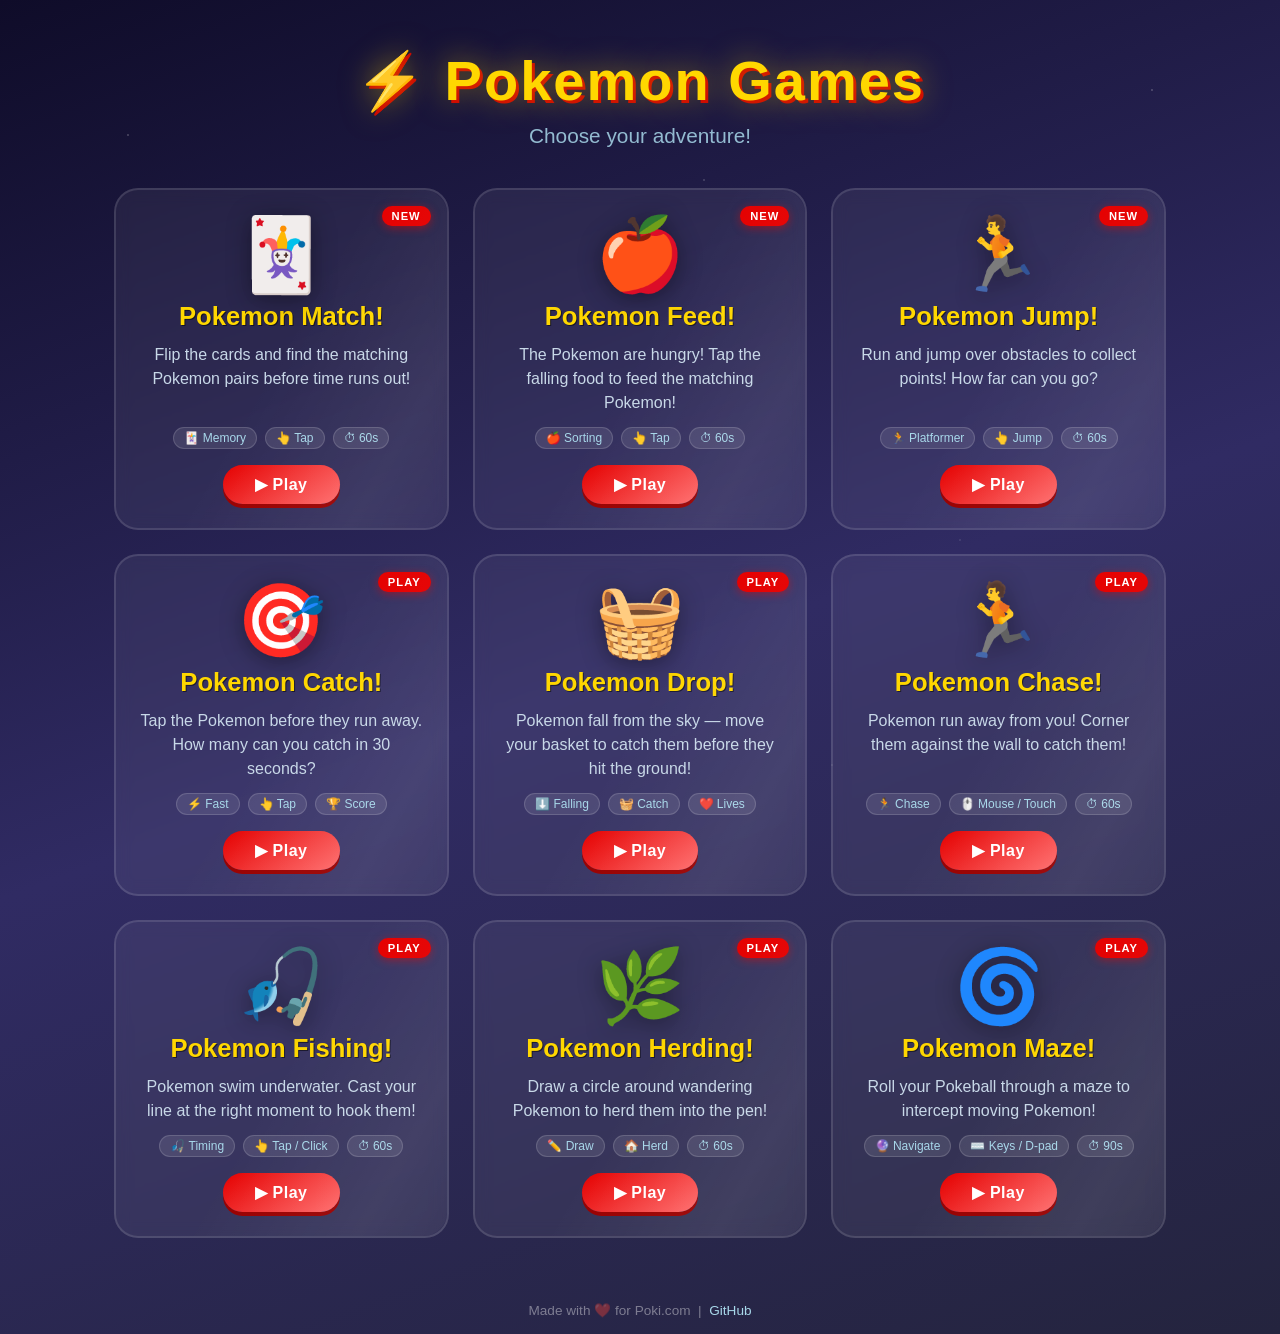
<file: index.html>
<!DOCTYPE html>
<html lang="en">
<head>
  <meta charset="UTF-8" />
  <meta name="viewport" content="width=device-width, initial-scale=1.0, viewport-fit=cover" />
  <title>Pokemon Games 🎮</title>
  <link rel="stylesheet" href="style.css" />
</head>
<body>

  <header>
    <div class="logo">⚡ Pokemon Games</div>
    <p class="tagline">Choose your adventure!</p>
  </header>

  <main id="game-grid">

    <!-- Game Card: Match -->
    <a href="match/" class="game-card" aria-label="Play Pokemon Match">
      <div class="card-icon">🃏</div>
      <div class="card-badge new">NEW</div>
      <h2 class="card-title">Pokemon Match!</h2>
      <p class="card-desc">Flip the cards and find the matching Pokemon pairs before time runs out!</p>
      <div class="card-tags">
        <span>🃏 Memory</span>
        <span>👆 Tap</span>
        <span>⏱ 60s</span>
      </div>
      <div class="card-btn">▶ Play</div>
    </a>

    <!-- Game Card: Feed -->
    <a href="feed/" class="game-card" aria-label="Play Pokemon Feed">
      <div class="card-icon">🍎</div>
      <div class="card-badge new">NEW</div>
      <h2 class="card-title">Pokemon Feed!</h2>
      <p class="card-desc">The Pokemon are hungry! Tap the falling food to feed the matching Pokemon!</p>
      <div class="card-tags">
        <span>🍎 Sorting</span>
        <span>👆 Tap</span>
        <span>⏱ 60s</span>
      </div>
      <div class="card-btn">▶ Play</div>
    </a>

    <!-- Game Card: Jump -->
    <a href="jump/" class="game-card" aria-label="Play Pokemon Jump">
      <div class="card-icon">🏃</div>
      <div class="card-badge new">NEW</div>
      <h2 class="card-title">Pokemon Jump!</h2>
      <p class="card-desc">Run and jump over obstacles to collect points! How far can you go?</p>
      <div class="card-tags">
        <span>🏃 Platformer</span>
        <span>👆 Jump</span>
        <span>⏱ 60s</span>
      </div>
      <div class="card-btn">▶ Play</div>
    </a>

    <!-- Game Card: Catch -->
    <a href="catch/" class="game-card" aria-label="Play Pokemon Catch">
      <div class="card-icon">🎯</div>
      <div class="card-badge new">PLAY</div>
      <h2 class="card-title">Pokemon Catch!</h2>
      <p class="card-desc">Tap the Pokemon before they run away. How many can you catch in 30 seconds?</p>
      <div class="card-tags">
        <span>⚡ Fast</span>
        <span>👆 Tap</span>
        <span>🏆 Score</span>
      </div>
      <div class="card-btn">▶ Play</div>
    </a>

    <!-- Game Card: Drop -->
    <a href="drop/" class="game-card" aria-label="Play Pokemon Drop">
      <div class="card-icon">🧺</div>
      <div class="card-badge new">PLAY</div>
      <h2 class="card-title">Pokemon Drop!</h2>
      <p class="card-desc">Pokemon fall from the sky — move your basket to catch them before they hit the ground!</p>
      <div class="card-tags">
        <span>⬇️ Falling</span>
        <span>🧺 Catch</span>
        <span>❤️ Lives</span>
      </div>
      <div class="card-btn">▶ Play</div>
    </a>

    <!-- Game Card: Chase -->
    <a href="chase/" class="game-card" aria-label="Play Pokemon Chase">
      <div class="card-icon">🏃</div>
      <div class="card-badge new">PLAY</div>
      <h2 class="card-title">Pokemon Chase!</h2>
      <p class="card-desc">Pokemon run away from you! Corner them against the wall to catch them!</p>
      <div class="card-tags">
        <span>🏃 Chase</span>
        <span>🖱️ Mouse / Touch</span>
        <span>⏱ 60s</span>
      </div>
      <div class="card-btn">▶ Play</div>
    </a>

    <!-- Game Card: Fishing -->
    <a href="fishing/" class="game-card" aria-label="Play Pokemon Fishing">
      <div class="card-icon">🎣</div>
      <div class="card-badge new">PLAY</div>
      <h2 class="card-title">Pokemon Fishing!</h2>
      <p class="card-desc">Pokemon swim underwater. Cast your line at the right moment to hook them!</p>
      <div class="card-tags">
        <span>🎣 Timing</span>
        <span>👆 Tap / Click</span>
        <span>⏱ 60s</span>
      </div>
      <div class="card-btn">▶ Play</div>
    </a>

    <!-- Game Card: Herding -->
    <a href="herding/" class="game-card" aria-label="Play Pokemon Herding">
      <div class="card-icon">🌿</div>
      <div class="card-badge new">PLAY</div>
      <h2 class="card-title">Pokemon Herding!</h2>
      <p class="card-desc">Draw a circle around wandering Pokemon to herd them into the pen!</p>
      <div class="card-tags">
        <span>✏️ Draw</span>
        <span>🏠 Herd</span>
        <span>⏱ 60s</span>
      </div>
      <div class="card-btn">▶ Play</div>
    </a>

    <!-- Game Card: Maze -->
    <a href="maze/" class="game-card" aria-label="Play Pokemon Maze">
      <div class="card-icon">🌀</div>
      <div class="card-badge new">PLAY</div>
      <h2 class="card-title">Pokemon Maze!</h2>
      <p class="card-desc">Roll your Pokeball through a maze to intercept moving Pokemon!</p>
      <div class="card-tags">
        <span>🔮 Navigate</span>
        <span>⌨️ Keys / D-pad</span>
        <span>⏱ 90s</span>
      </div>
      <div class="card-btn">▶ Play</div>
    </a>

  </main>

  <footer>
    <p>Made with ❤️ for Poki.com &nbsp;|&nbsp; <a href="https://github.com/johnwmail/pokemon-game" target="_blank">GitHub</a></p>
  </footer>

  <script src="hub.js"></script>
</body>
</html>
</file>
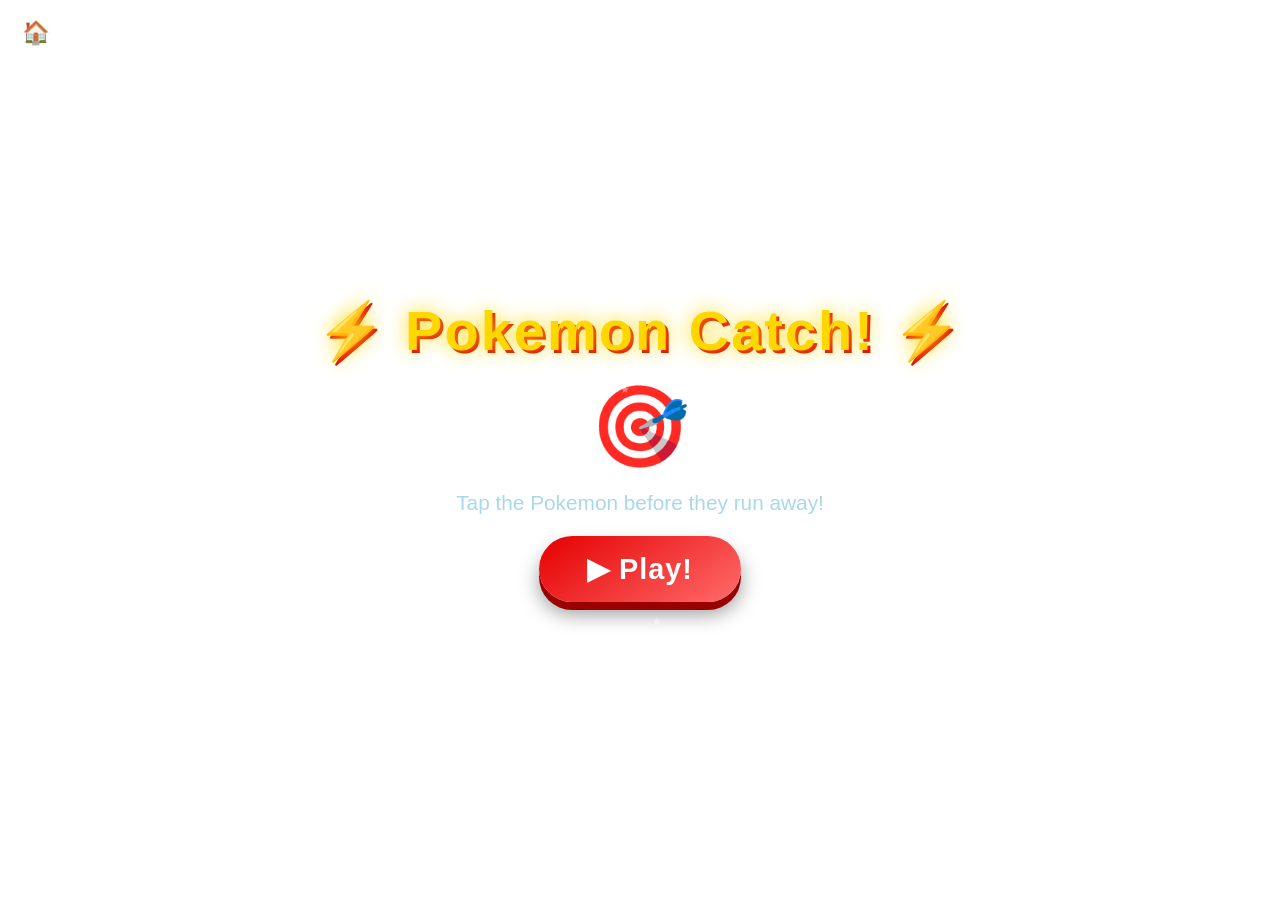
<file: catch/index.html>
<!DOCTYPE html>
<html lang="en">
<head>
  <meta charset="UTF-8" />
  <meta name="viewport" content="width=device-width, initial-scale=1.0, viewport-fit=cover" />
  <title>Pokemon Catch! 🎉</title>
  <link rel="stylesheet" href="style.css" />
</head>
<body>

  <!-- START SCREEN -->
  <div id="start-screen" class="screen active">
    <div class="start-content">
      <h1 class="title">⚡ Pokemon Catch! ⚡</h1>
      <div class="mascot">🎯</div>
      <p class="subtitle">Tap the Pokemon before they run away!</p>
      <button id="start-btn" class="big-btn">▶ Play!</button>
    </div>
  </div>

  <!-- GAME SCREEN -->
  <div id="game-screen" class="screen">
    <div id="hud">
      <div id="score-box">⭐ <span id="score">0</span></div>
      <div id="caught-box">🎉 <span id="caught">0</span> caught</div>
      <div id="timer-box">⏱ <span id="timer">30</span>s</div>
    </div>
    <div id="arena">
      <div id="pokeball-cursor">🎾</div>
    </div>
    <div id="level-banner" class="hidden">Level Up! 🚀</div>
  </div>

  <!-- RESULT SCREEN -->
  <div id="result-screen" class="screen">
    <div class="result-content">
      <h2 id="result-title">Time's up!</h2>
      <div id="result-stars"></div>
      <p id="result-msg"></p>
      <div id="result-stats">
        <div class="stat"><span class="stat-val" id="stat-score">0</span><span class="stat-label">Score</span></div>
        <div class="stat"><span class="stat-val" id="stat-caught">0</span><span class="stat-label">Caught</span></div>
        <div class="stat"><span class="stat-val" id="stat-best">0</span><span class="stat-label">Best</span></div>
      </div>
      <div id="pokedex">
        <h3>🏆 Pokemon you caught:</h3>
        <div id="caught-list"></div>
      </div>
      <button id="play-again-btn" class="big-btn">🔄 Play Again!</button>
    </div>
  </div>

  <!-- Back to hub -->
  <a href="../" id="hub-link" title="All Games">🏠</a>

  <script src="game.js"></script>
</body>
</html>
</file>
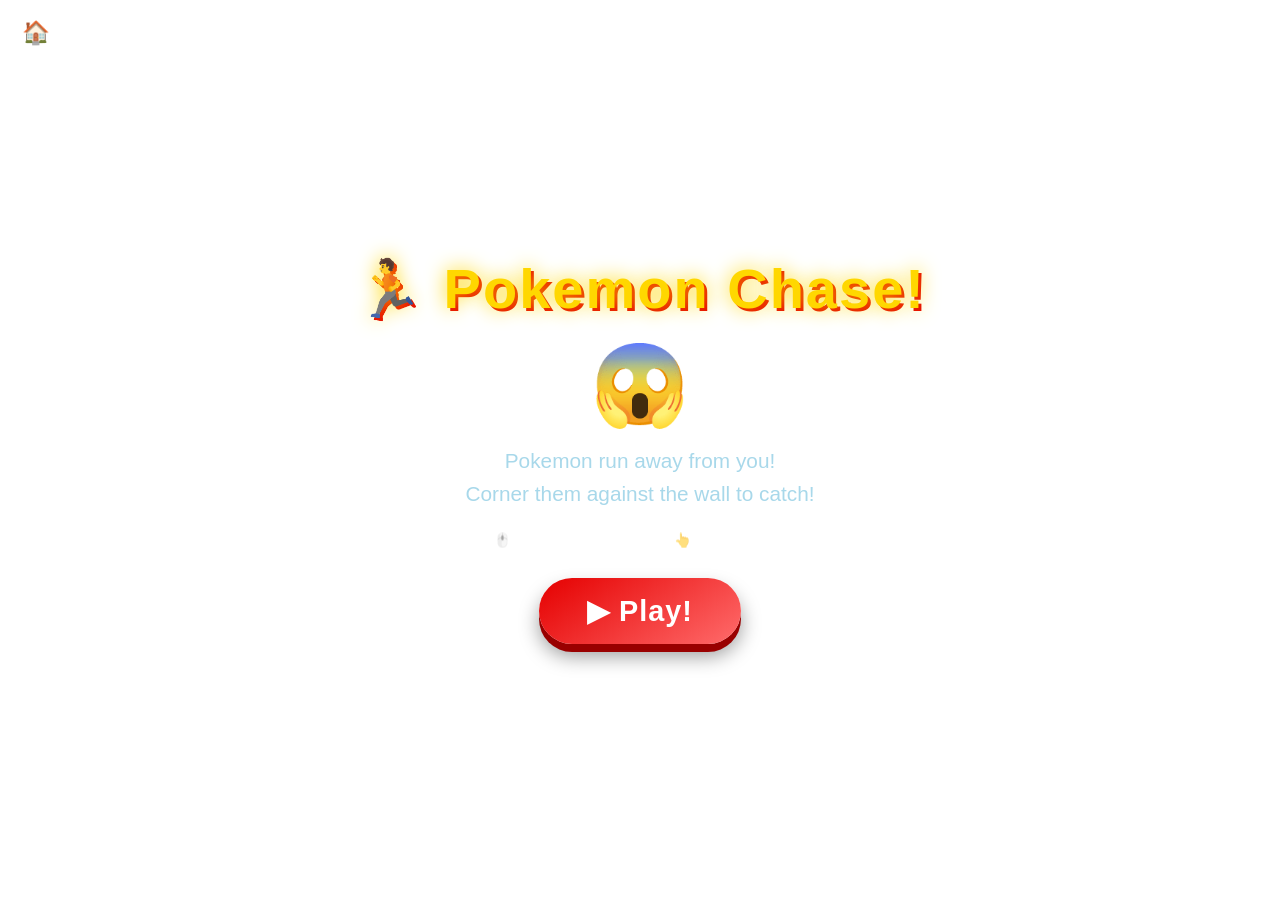
<file: chase/index.html>
<!DOCTYPE html>
<html lang="en">
<head>
  <meta charset="UTF-8" />
  <meta name="viewport" content="width=device-width, initial-scale=1.0, viewport-fit=cover" />
  <title>Pokemon Chase! 🏃</title>
  <link rel="stylesheet" href="style.css" />
</head>
<body>
  <a href="../" id="hub-link" title="All Games">🏠</a>

  <div id="start-screen" class="screen active">
    <div class="start-content">
      <h1 class="title">🏃 Pokemon Chase!</h1>
      <div class="mascot">😱</div>
      <p class="subtitle">Pokemon run away from you!<br>Corner them against the wall to catch!</p>
      <div class="controls-hint">
        <span>🖱️ Move mouse / drag</span>
        <span>👆 Touch to chase</span>
      </div>
      <button id="start-btn" class="big-btn">▶ Play!</button>
    </div>
  </div>

  <div id="game-screen" class="screen">
    <div id="hud">
      <div id="score-box">⭐ <span id="score">0</span></div>
      <div id="caught-box">🎉 <span id="caught">0</span></div>
      <div id="timer-box">⏱ <span id="timer">60</span>s</div>
    </div>
    <canvas id="game-canvas"></canvas>
  </div>

  <div id="result-screen" class="screen">
    <div class="result-content">
      <h2 id="result-title"></h2>
      <div id="result-stars"></div>
      <p id="result-msg"></p>
      <div id="result-stats">
        <div class="stat"><span class="stat-val" id="stat-score">0</span><span class="stat-label">Score</span></div>
        <div class="stat"><span class="stat-val" id="stat-caught">0</span><span class="stat-label">Caught</span></div>
        <div class="stat"><span class="stat-val" id="stat-best">0</span><span class="stat-label">Best</span></div>
      </div>
      <button id="play-again-btn" class="big-btn">🔄 Play Again!</button>
    </div>
  </div>

  <script src="game.js?v=1.1"></script>
</body>
</html>
</file>
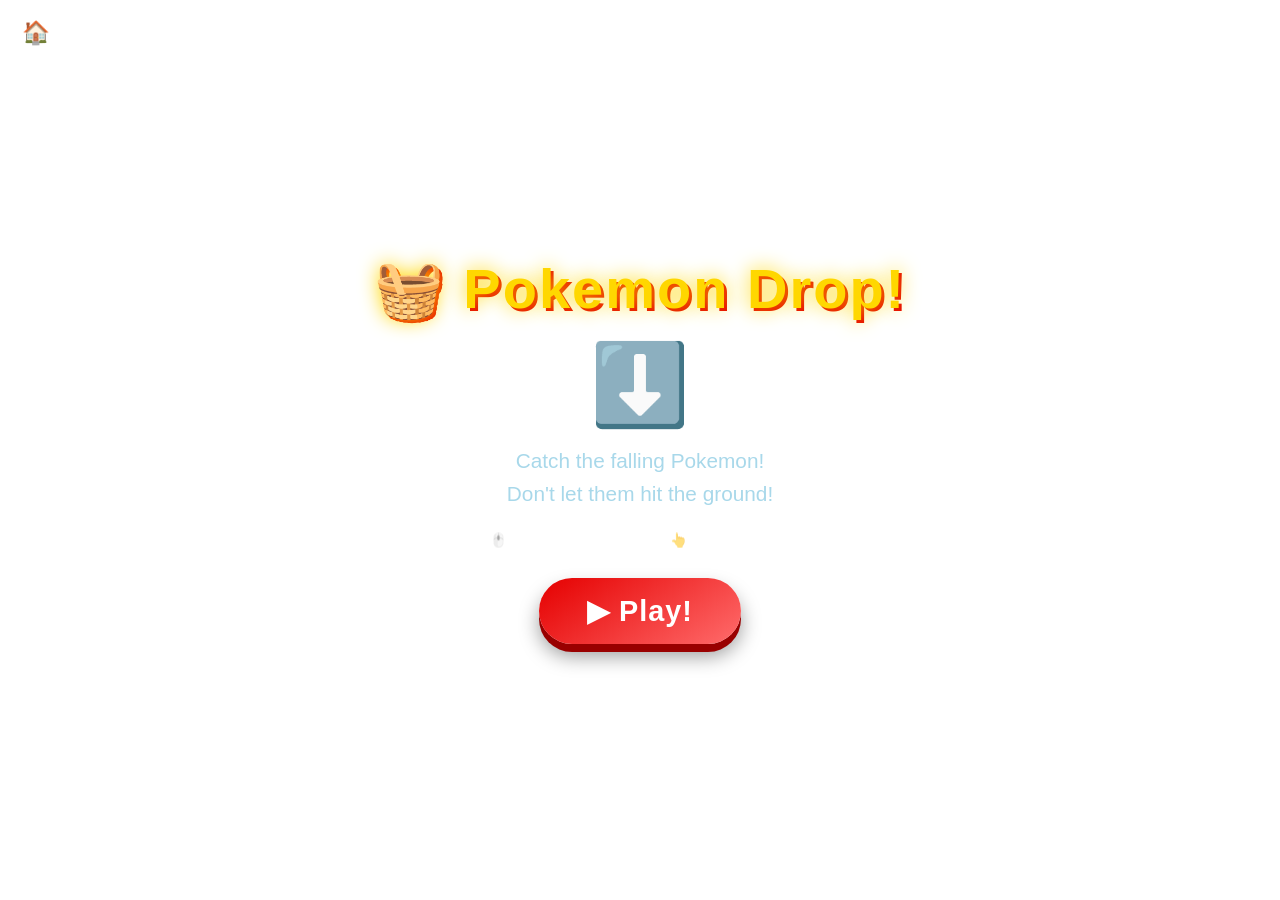
<file: drop/index.html>
<!DOCTYPE html>
<html lang="en">
<head>
  <meta charset="UTF-8" />
  <meta name="viewport" content="width=device-width, initial-scale=1.0, viewport-fit=cover" />
  <title>Pokemon Drop! 🧺</title>
  <link rel="stylesheet" href="style.css" />
</head>
<body>

  <!-- Back to hub -->
  <a href="../" id="hub-link" title="All Games">🏠</a>

  <!-- START SCREEN -->
  <div id="start-screen" class="screen active">
    <div class="start-content">
      <h1 class="title">🧺 Pokemon Drop!</h1>
      <div class="mascot">⬇️</div>
      <p class="subtitle">Catch the falling Pokemon!<br>Don't let them hit the ground!</p>
      <div class="controls-hint">
        <span>🖱️ Mouse / ← → Keys</span>
        <span>👆 Swipe on mobile</span>
      </div>
      <button id="start-btn" class="big-btn">▶ Play!</button>
    </div>
  </div>

  <!-- GAME SCREEN -->
  <div id="game-screen" class="screen">
    <div id="hud">
      <div id="score-box">⭐ <span id="score">0</span></div>
      <div id="lives-box"><span id="lives-display">❤️❤️❤️</span></div>
      <div id="level-box">Lv <span id="level">1</span></div>
    </div>
    <canvas id="game-canvas"></canvas>
    <div id="mobile-controls">
      <button id="btn-left" class="ctrl-btn">◀</button>
      <button id="btn-right" class="ctrl-btn">▶</button>
    </div>
  </div>

  <!-- RESULT SCREEN -->
  <div id="result-screen" class="screen">
    <div class="result-content">
      <h2 id="result-title"></h2>
      <div id="result-stars"></div>
      <p id="result-msg"></p>
      <div id="result-stats">
        <div class="stat"><span class="stat-val" id="stat-score">0</span><span class="stat-label">Score</span></div>
        <div class="stat"><span class="stat-val" id="stat-caught">0</span><span class="stat-label">Caught</span></div>
        <div class="stat"><span class="stat-val" id="stat-missed">0</span><span class="stat-label">Missed</span></div>
        <div class="stat"><span class="stat-val" id="stat-best">0</span><span class="stat-label">Best</span></div>
      </div>
      <button id="play-again-btn" class="big-btn">🔄 Play Again!</button>
    </div>
  </div>

  <script src="game.js"></script>
</body>
</html>
</file>
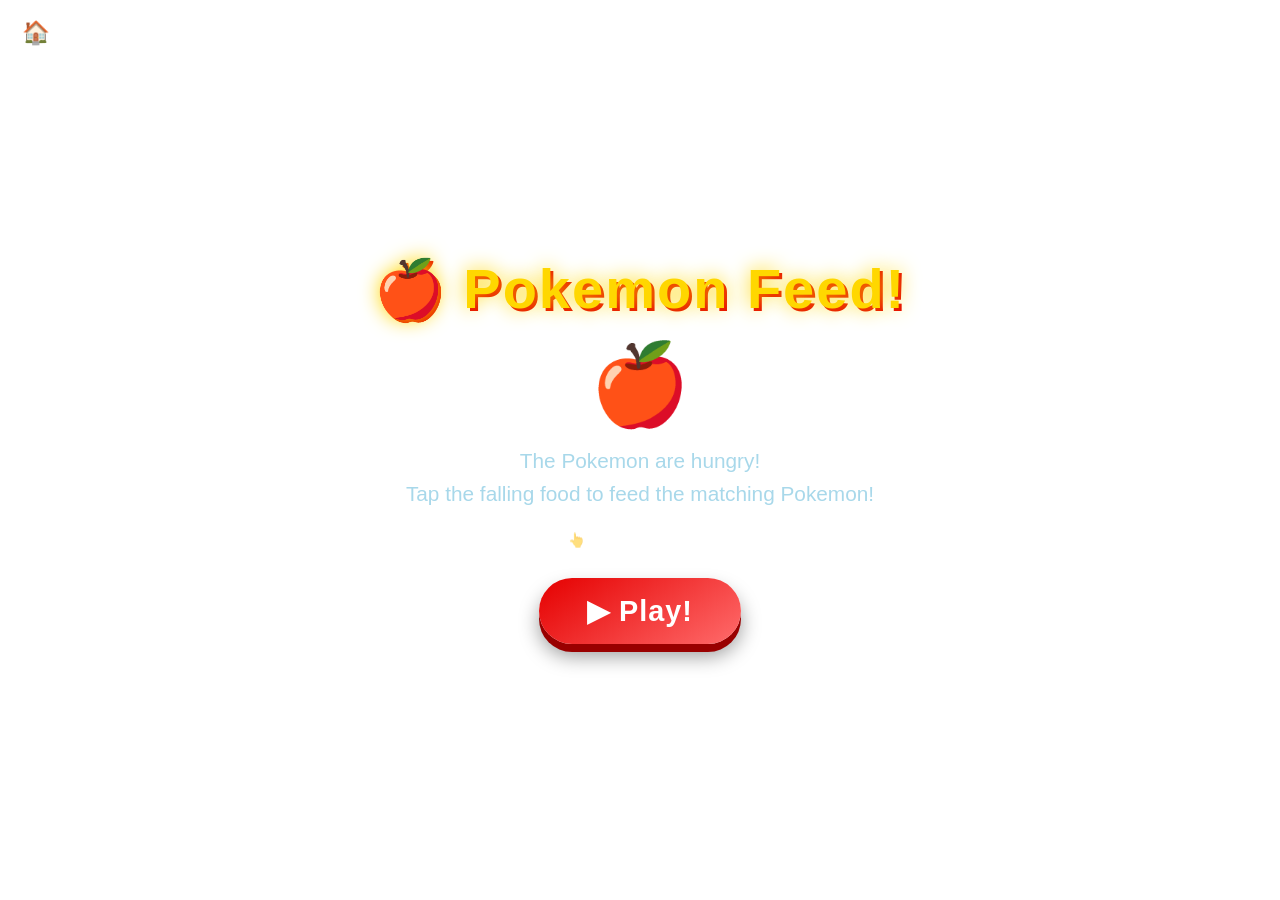
<file: feed/index.html>
<!DOCTYPE html>
<html lang="en">
<head>
  <meta charset="UTF-8" />
  <meta name="viewport" content="width=device-width, initial-scale=1.0, viewport-fit=cover" />
  <title>Pokemon Feed! 🍎</title>
  <link rel="stylesheet" href="../shared.css" />
  <link rel="stylesheet" href="style.css" />
</head>
<body>
  <a href="../" id="hub-link" title="All Games">🏠</a>

  <div id="start-screen" class="screen active">
    <div class="start-content">
      <h1 class="title">🍎 Pokemon Feed!</h1>
      <div class="mascot">🍎</div>
      <p class="subtitle">The Pokemon are hungry!<br>Tap the falling food to feed the matching Pokemon!</p>
      <div class="controls-hint">
        <span>👆 Tap or Click the food</span>
      </div>
      <button id="start-btn" class="big-btn">▶ Play!</button>
    </div>
  </div>

  <div id="game-screen" class="screen">
    <div id="hud">
      <div id="score-box">⭐ <span id="score">0</span></div>
      <div id="caught-box">🎯 <span id="caught">0</span> fed</div>
      <div id="wrong-box">❌ <span id="wrong">0</span></div>
      <div id="timer-box">⏱ <span id="timer">60</span>s</div>
    </div>
    <canvas id="game-canvas"></canvas>
  </div>

  <div id="result-screen" class="screen">
    <div class="result-content">
      <h2 id="result-title"></h2>
      <div id="result-stars"></div>
      <p id="result-msg"></p>
      <div id="result-stats">
        <div class="stat"><span class="stat-val" id="stat-score">0</span><span class="stat-label">Score</span></div>
        <div class="stat"><span class="stat-val" id="stat-caught">0</span><span class="stat-label">Fed</span></div>
        <div class="stat"><span class="stat-val" id="stat-wrong">0</span><span class="stat-label">Wrong</span></div>
        <div class="stat"><span class="stat-val" id="stat-best">0</span><span class="stat-label">Best</span></div>
      </div>
      <button id="play-again-btn" class="big-btn">🔄 Play Again!</button>
    </div>
  </div>

  <script src="game.js?v=2.1"></script>
</body>
</html>
</file>
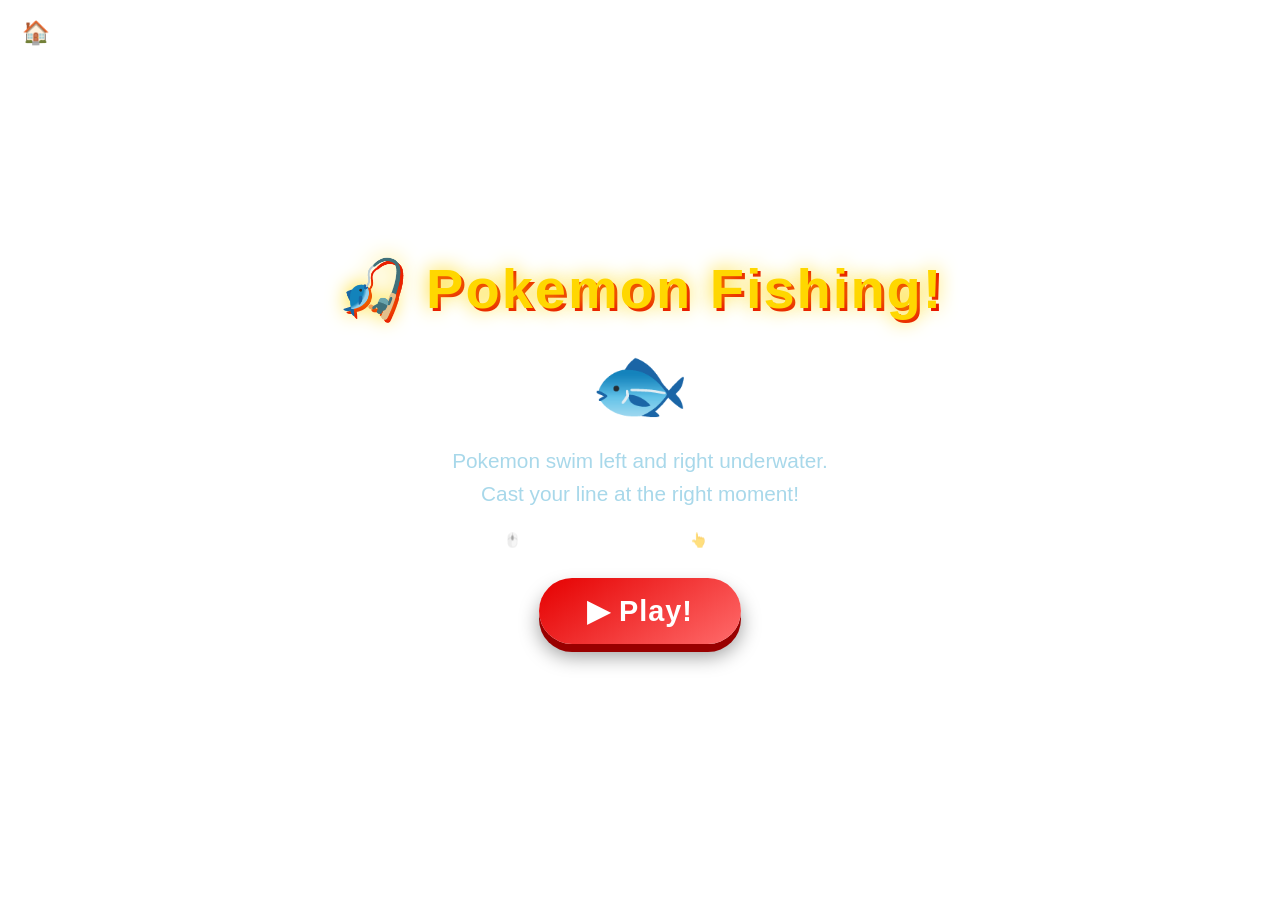
<file: fishing/index.html>
<!DOCTYPE html>
<html lang="en">
<head>
  <meta charset="UTF-8" />
  <meta name="viewport" content="width=device-width, initial-scale=1.0, viewport-fit=cover" />
  <title>Pokemon Fishing! 🎣</title>
  <link rel="stylesheet" href="style.css" />
</head>
<body>
  <a href="../" id="hub-link" title="All Games">🏠</a>

  <div id="start-screen" class="screen active">
    <div class="start-content">
      <h1 class="title">🎣 Pokemon Fishing!</h1>
      <div class="mascot">🐟</div>
      <p class="subtitle">Pokemon swim left and right underwater.<br>Cast your line at the right moment!</p>
      <div class="controls-hint">
        <span>🖱️ Click / Space to cast</span>
        <span>👆 Tap to cast</span>
      </div>
      <button id="start-btn" class="big-btn">▶ Play!</button>
    </div>
  </div>

  <div id="game-screen" class="screen">
    <div id="hud">
      <div id="score-box">⭐ <span id="score">0</span></div>
      <div id="caught-box">🎣 <span id="caught">0</span></div>
      <div id="timer-box">⏱ <span id="timer">60</span>s</div>
    </div>
    <canvas id="game-canvas"></canvas>
  </div>

  <div id="result-screen" class="screen">
    <div class="result-content">
      <h2 id="result-title"></h2>
      <div id="result-stars"></div>
      <p id="result-msg"></p>
      <div id="result-stats">
        <div class="stat"><span class="stat-val" id="stat-score">0</span><span class="stat-label">Score</span></div>
        <div class="stat"><span class="stat-val" id="stat-caught">0</span><span class="stat-label">Caught</span></div>
        <div class="stat"><span class="stat-val" id="stat-best">0</span><span class="stat-label">Best</span></div>
      </div>
      <button id="play-again-btn" class="big-btn">🔄 Play Again!</button>
    </div>
  </div>

  <script src="game.js"></script>
</body>
</html>
</file>
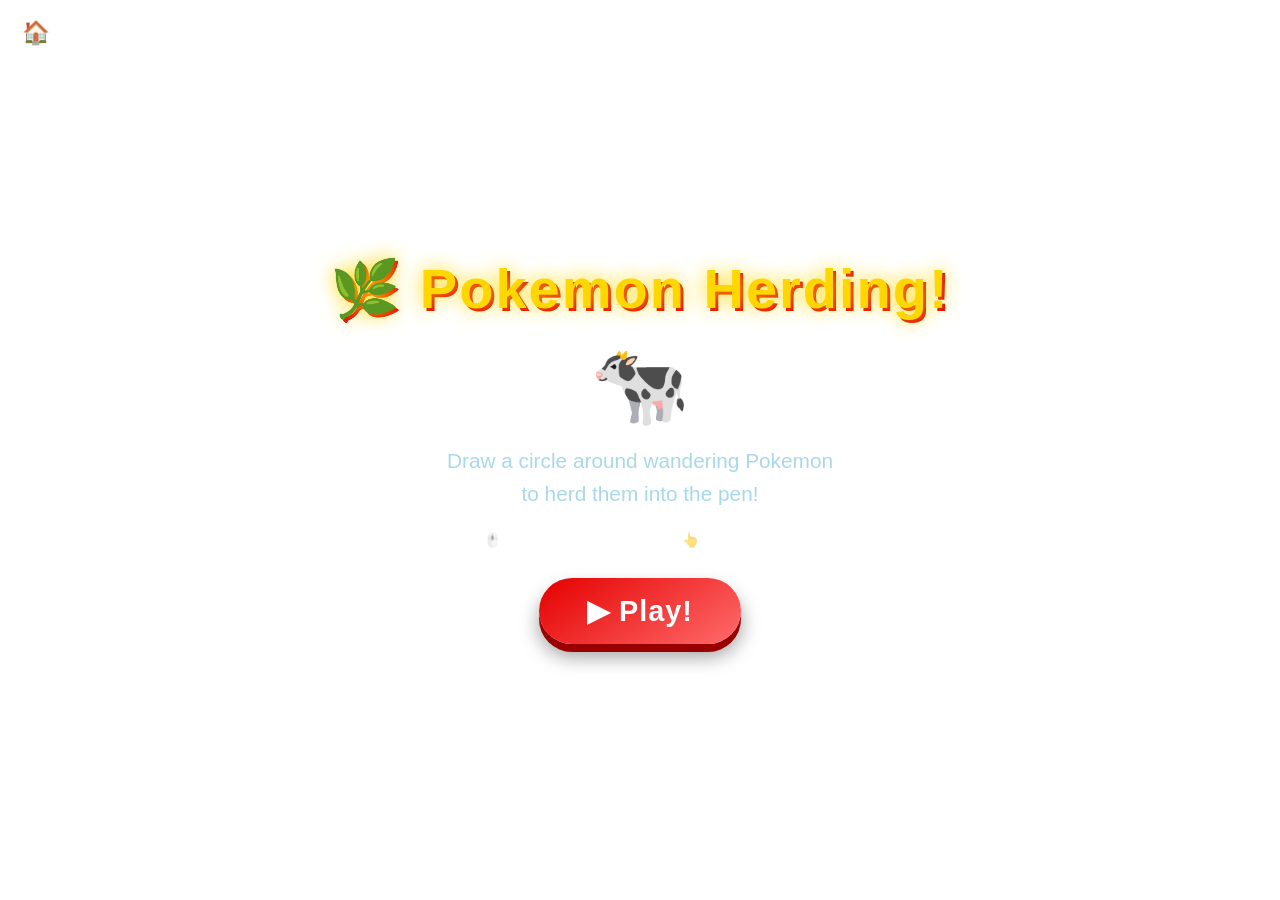
<file: herding/index.html>
<!DOCTYPE html>
<html lang="en">
<head>
  <meta charset="UTF-8" />
  <meta name="viewport" content="width=device-width, initial-scale=1.0, viewport-fit=cover" />
  <title>Pokemon Herding! 🌿</title>
  <link rel="stylesheet" href="style.css" />
</head>
<body>
  <a href="../" id="hub-link" title="All Games">🏠</a>

  <div id="start-screen" class="screen active">
    <div class="start-content">
      <h1 class="title">🌿 Pokemon Herding!</h1>
      <div class="mascot">🐄</div>
      <p class="subtitle">Draw a circle around wandering Pokemon<br>to herd them into the pen!</p>
      <div class="controls-hint">
        <span>🖱️ Click and drag to draw</span>
        <span>👆 Touch and drag</span>
      </div>
      <button id="start-btn" class="big-btn">▶ Play!</button>
    </div>
  </div>

  <div id="game-screen" class="screen">
    <div id="hud">
      <div id="score-box">⭐ <span id="score">0</span></div>
      <div id="caught-box">🏠 <span id="caught">0</span></div>
      <div id="timer-box">⏱ <span id="timer">60</span>s</div>
    </div>
    <canvas id="game-canvas"></canvas>
  </div>

  <div id="result-screen" class="screen">
    <div class="result-content">
      <h2 id="result-title"></h2>
      <div id="result-stars"></div>
      <p id="result-msg"></p>
      <div id="result-stats">
        <div class="stat"><span class="stat-val" id="stat-score">0</span><span class="stat-label">Score</span></div>
        <div class="stat"><span class="stat-val" id="stat-caught">0</span><span class="stat-label">Herded</span></div>
        <div class="stat"><span class="stat-val" id="stat-best">0</span><span class="stat-label">Best</span></div>
      </div>
      <button id="play-again-btn" class="big-btn">🔄 Play Again!</button>
    </div>
  </div>

  <script src="game.js"></script>
</body>
</html>
</file>
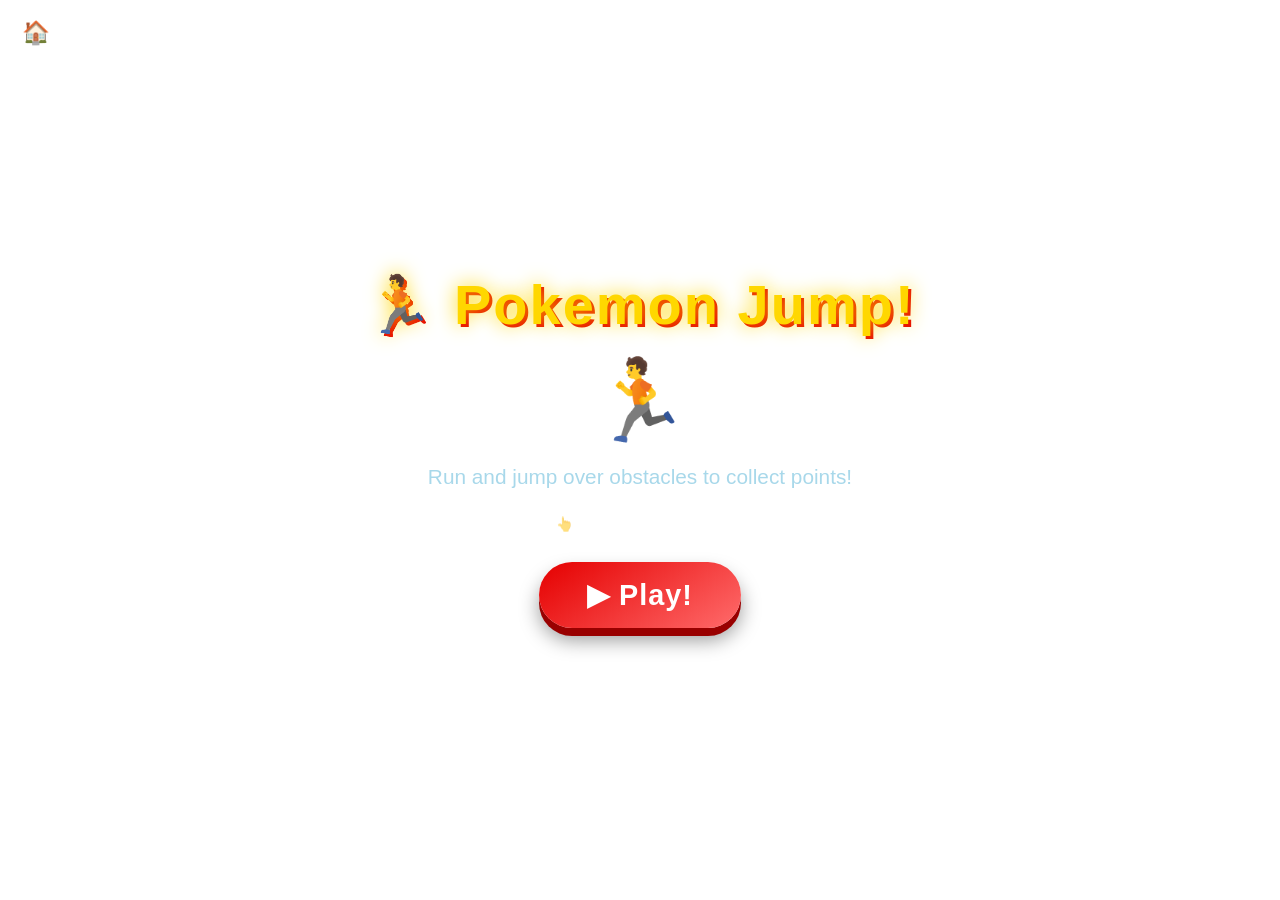
<file: jump/index.html>
<!DOCTYPE html>
<html lang="en">
<head>
  <meta charset="UTF-8" />
  <meta name="viewport" content="width=device-width, initial-scale=1.0, viewport-fit=cover" />
  <title>Pokemon Jump! 🏃</title>
  <link rel="stylesheet" href="../shared.css" />
  <link rel="stylesheet" href="style.css" />
</head>
<body>
  <a href="../" id="hub-link" title="All Games">🏠</a>

  <div id="start-screen" class="screen active">
    <div class="start-content">
      <h1 class="title">🏃 Pokemon Jump!</h1>
      <div class="mascot">🏃</div>
      <p class="subtitle">Run and jump over obstacles to collect points!</p>
      <div class="controls-hint">
        <span>👆 Tap or Spacebar to jump</span>
      </div>
      <button id="start-btn" class="big-btn">▶ Play!</button>
    </div>
  </div>

  <div id="game-screen" class="screen">
    <div id="hud">
      <div id="score-box">⭐ <span id="score">0</span></div>
      <div id="lives-box"><span id="lives-display">❤️❤️❤️</span></div>
      <div id="timer-box">⏱ <span id="timer">60</span>s</div>
    </div>
    <canvas id="game-canvas"></canvas>
    <button id="jump-btn" class="jump-btn">🦘 JUMP</button>
  </div>

  <div id="result-screen" class="screen">
    <div class="result-content">
      <h2 id="result-title"></h2>
      <div id="result-stars"></div>
      <p id="result-msg"></p>
      <div id="result-stats">
        <div class="stat"><span class="stat-val" id="stat-score">0</span><span class="stat-label">Score</span></div>
        <div class="stat"><span class="stat-val" id="stat-hits">0</span><span class="stat-label">Hits</span></div>
        <div class="stat"><span class="stat-val" id="stat-best">0</span><span class="stat-label">Best</span></div>
      </div>
      <button id="play-again-btn" class="big-btn">🔄 Play Again!</button>
    </div>
  </div>

  <script src="game.js"></script>
</body>
</html>
</file>
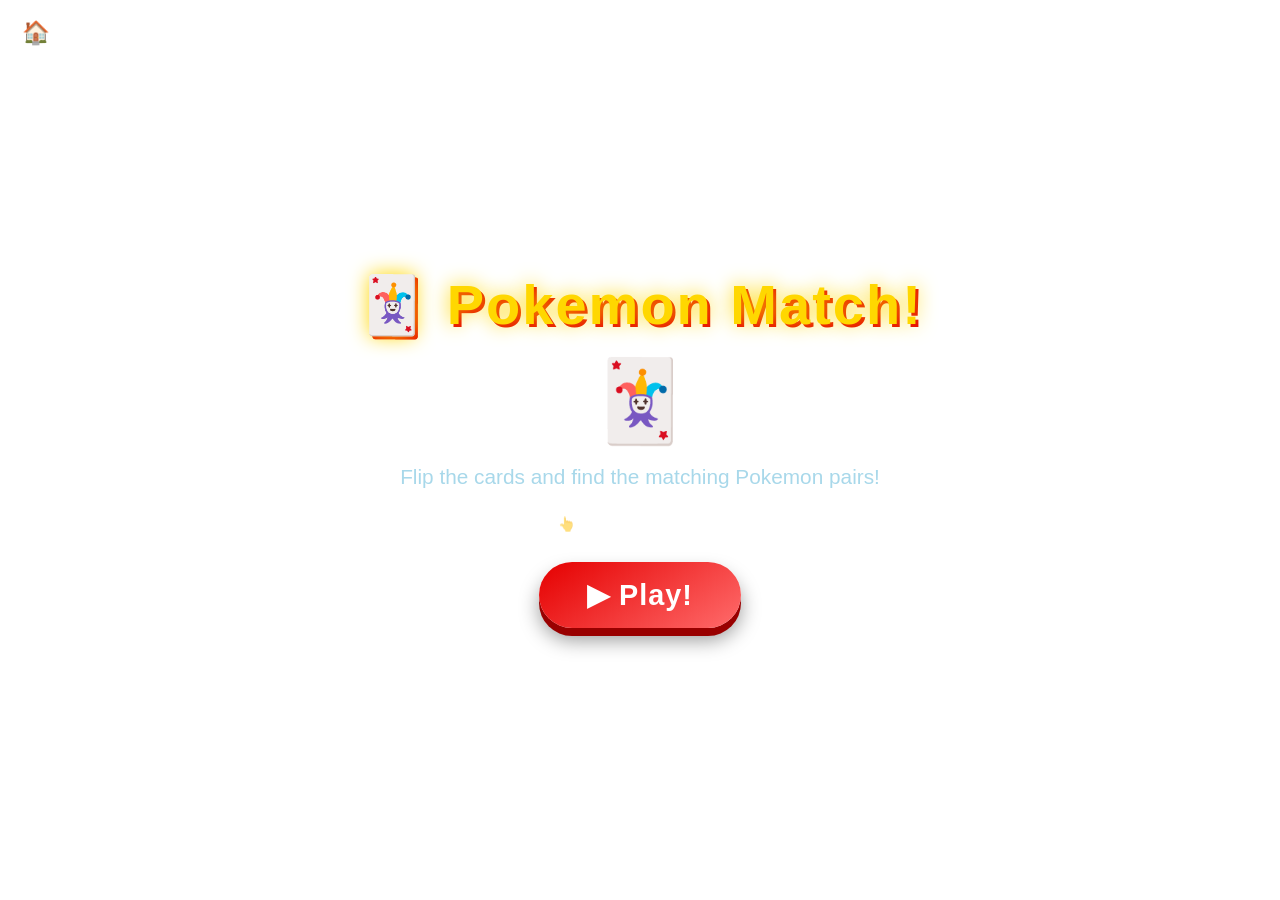
<file: match/index.html>
<!DOCTYPE html>
<html lang="en">
<head>
  <meta charset="UTF-8" />
  <meta name="viewport" content="width=device-width, initial-scale=1.0, viewport-fit=cover" />
  <title>Pokemon Match! 🃏</title>
  <link rel="stylesheet" href="../shared.css" />
  <link rel="stylesheet" href="style.css" />
</head>
<body>
  <a href="../" id="hub-link" title="All Games">🏠</a>

  <div id="start-screen" class="screen active">
    <div class="start-content">
      <h1 class="title">🃏 Pokemon Match!</h1>
      <div class="mascot">🃏</div>
      <p class="subtitle">Flip the cards and find the matching Pokemon pairs!</p>
      <div class="controls-hint">
        <span>👆 Tap or Click to flip cards</span>
      </div>
      <button id="start-btn" class="big-btn">▶ Play!</button>
    </div>
  </div>

  <div id="game-screen" class="screen">
    <div id="hud">
      <div id="score-box">⭐ <span id="score">0</span></div>
      <div id="caught-box">🎯 <span id="caught">0</span> pairs</div>
      <div id="timer-box">⏱ <span id="timer">60</span>s</div>
    </div>
    <div id="game-board"></div>
  </div>

  <div id="result-screen" class="screen">
    <div class="result-content">
      <h2 id="result-title"></h2>
      <div id="result-stars"></div>
      <p id="result-msg"></p>
      <div id="result-stats">
        <div class="stat"><span class="stat-val" id="stat-score">0</span><span class="stat-label">Score</span></div>
        <div class="stat"><span class="stat-val" id="stat-caught">0</span><span class="stat-label">Pairs</span></div>
        <div class="stat"><span class="stat-val" id="stat-best">0</span><span class="stat-label">Best</span></div>
      </div>
      <button id="play-again-btn" class="big-btn">🔄 Play Again!</button>
    </div>
  </div>

  <script src="game.js?v=1.1"></script>
</body>
</html>
</file>
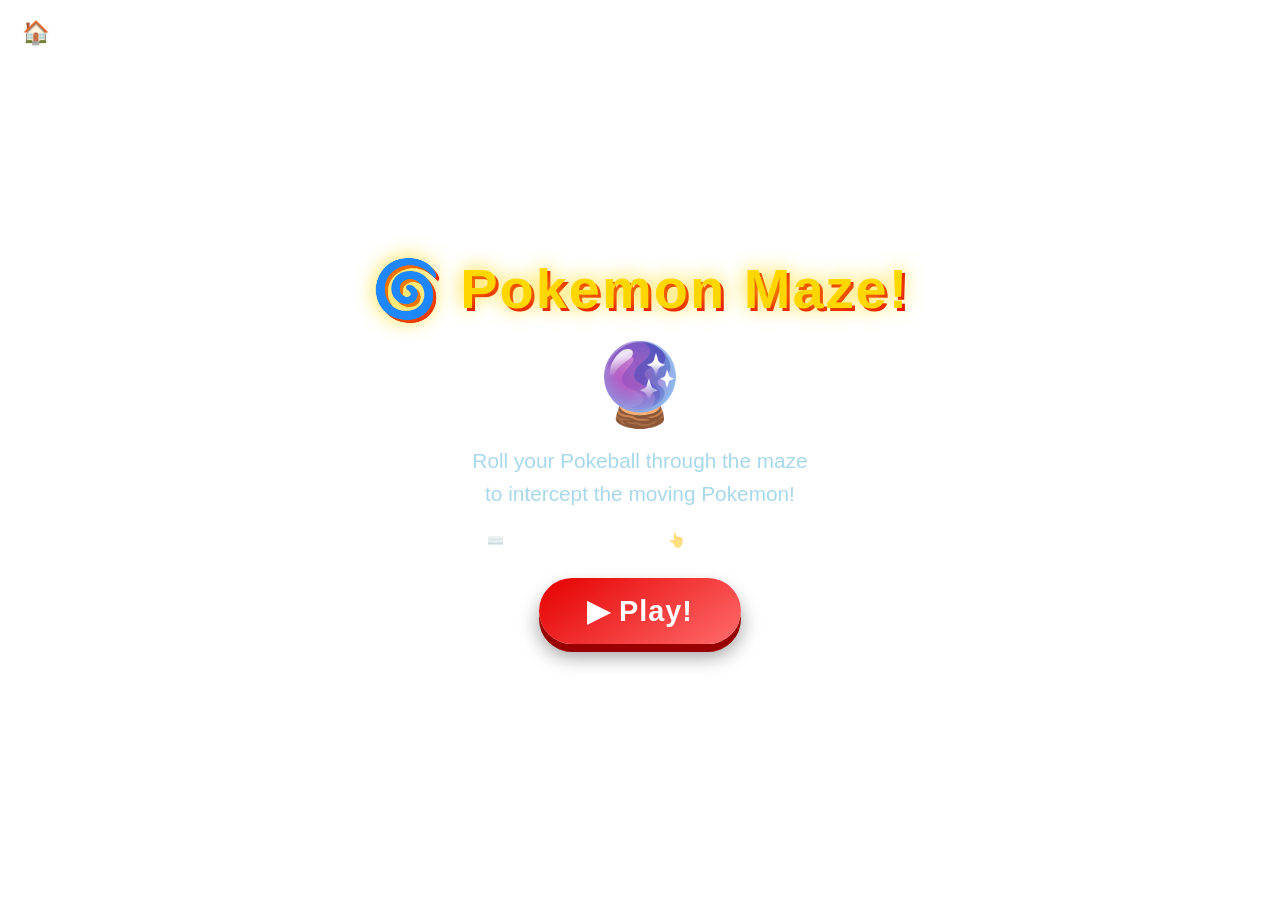
<file: maze/index.html>
<!DOCTYPE html>
<html lang="en">
<head>
  <meta charset="UTF-8" />
  <meta name="viewport" content="width=device-width, initial-scale=1.0, viewport-fit=cover" />
  <title>Pokemon Maze! 🌀</title>
  <link rel="stylesheet" href="style.css" />
</head>
<body>
  <a href="../" id="hub-link" title="All Games">🏠</a>

  <div id="start-screen" class="screen active">
    <div class="start-content">
      <h1 class="title">🌀 Pokemon Maze!</h1>
      <div class="mascot">🔮</div>
      <p class="subtitle">Roll your Pokeball through the maze<br>to intercept the moving Pokemon!</p>
      <div class="controls-hint">
        <span>⌨️ Arrow keys / WASD</span>
        <span>👆 On-screen D-pad</span>
      </div>
      <button id="start-btn" class="big-btn">▶ Play!</button>
    </div>
  </div>

  <div id="game-screen" class="screen">
    <div id="hud">
      <div id="score-box">⭐ <span id="score">0</span></div>
      <div id="caught-box">🎯 <span id="caught">0</span></div>
      <div id="timer-box">⏱ <span id="timer">90</span>s</div>
    </div>
    <canvas id="game-canvas"></canvas>
    <div id="dpad">
      <div id="dpad-inner">
        <button class="dpad-btn" id="dpad-up">▲</button>
        <div class="dpad-row">
          <button class="dpad-btn" id="dpad-left">◀</button>
          <div class="dpad-center">🎾</div>
          <button class="dpad-btn" id="dpad-right">▶</button>
        </div>
        <button class="dpad-btn" id="dpad-down">▼</button>
      </div>
    </div>
  </div>

  <div id="result-screen" class="screen">
    <div class="result-content">
      <h2 id="result-title"></h2>
      <div id="result-stars"></div>
      <p id="result-msg"></p>
      <div id="result-stats">
        <div class="stat"><span class="stat-val" id="stat-score">0</span><span class="stat-label">Score</span></div>
        <div class="stat"><span class="stat-val" id="stat-caught">0</span><span class="stat-label">Caught</span></div>
        <div class="stat"><span class="stat-val" id="stat-best">0</span><span class="stat-label">Best</span></div>
      </div>
      <button id="play-again-btn" class="big-btn">🔄 Play Again!</button>
    </div>
  </div>

  <script src="game.js"></script>
</body>
</html>
</file>
<file: style.css>
/* ===== Reset ===== */
*, *::before, *::after { margin: 0; padding: 0; box-sizing: border-box; }

/* ===== Base ===== */
body {
  font-family: 'Segoe UI', Arial, sans-serif;
  background: linear-gradient(160deg, #0f0c29, #302b63, #24243e);
  min-height: 100vh;
  color: white;
  display: flex;
  flex-direction: column;
  align-items: center;
  padding: env(safe-area-inset-top, 0) env(safe-area-inset-right, 0) env(safe-area-inset-bottom, 0) env(safe-area-inset-left, 0);
}

/* ===== Stars background ===== */
body::before {
  content: '';
  position: fixed;
  inset: 0;
  background-image:
    radial-gradient(1px 1px at 10% 15%, rgba(255,255,255,0.6) 0%, transparent 100%),
    radial-gradient(1px 1px at 30% 40%, rgba(255,255,255,0.4) 0%, transparent 100%),
    radial-gradient(1px 1px at 55% 20%, rgba(255,255,255,0.5) 0%, transparent 100%),
    radial-gradient(1px 1px at 75% 60%, rgba(255,255,255,0.3) 0%, transparent 100%),
    radial-gradient(1px 1px at 90% 10%, rgba(255,255,255,0.6) 0%, transparent 100%),
    radial-gradient(1px 1px at 20% 80%, rgba(255,255,255,0.4) 0%, transparent 100%),
    radial-gradient(1px 1px at 45% 70%, rgba(255,255,255,0.3) 0%, transparent 100%),
    radial-gradient(1px 1px at 65% 85%, rgba(255,255,255,0.5) 0%, transparent 100%),
    radial-gradient(1px 1px at 85% 35%, rgba(255,255,255,0.4) 0%, transparent 100%);
  pointer-events: none;
  z-index: 0;
}

/* ===== Header ===== */
header {
  text-align: center;
  padding: 48px 20px 24px;
  position: relative;
  z-index: 1;
}

.logo {
  font-size: clamp(2rem, 7vw, 3.5rem);
  font-weight: 900;
  color: #FFD700;
  text-shadow: 0 0 30px rgba(255,215,0,0.5), 3px 3px 0 #c00;
  letter-spacing: 2px;
  animation: glow 2s ease-in-out infinite alternate;
}

.tagline {
  font-size: clamp(1rem, 3vw, 1.3rem);
  color: #a8d8ea;
  margin-top: 10px;
  opacity: 0.85;
}

/* ===== Game Grid ===== */
#game-grid {
  display: grid;
  grid-template-columns: repeat(auto-fill, minmax(280px, 1fr));
  gap: 24px;
  padding: 16px 24px 48px;
  width: 100%;
  max-width: 1100px;
  position: relative;
  z-index: 1;
}

/* ===== Game Card ===== */
.game-card {
  background: rgba(255,255,255,0.06);
  border: 2px solid rgba(255,255,255,0.12);
  border-radius: 24px;
  padding: 28px 24px 24px;
  text-decoration: none;
  color: white;
  display: flex;
  flex-direction: column;
  align-items: center;
  text-align: center;
  gap: 12px;
  position: relative;
  overflow: hidden;
  transition: transform 0.2s, border-color 0.2s, box-shadow 0.2s;
  cursor: pointer;
  backdrop-filter: blur(8px);
  animation: card-in 0.4s ease both;
}

.game-card:not(.coming-soon):hover {
  transform: translateY(-6px) scale(1.02);
  border-color: #FFD700;
  box-shadow: 0 16px 40px rgba(255,215,0,0.2);
}

.game-card:not(.coming-soon):active {
  transform: translateY(-2px) scale(0.99);
}

.coming-soon {
  opacity: 0.55;
  cursor: default;
  filter: grayscale(0.3);
}

/* Shimmer effect on playable cards */
.game-card:not(.coming-soon)::after {
  content: '';
  position: absolute;
  inset: 0;
  background: linear-gradient(120deg, transparent 30%, rgba(255,255,255,0.06) 50%, transparent 70%);
  background-size: 200% 100%;
  animation: shimmer 3s infinite;
  border-radius: 24px;
}

/* ===== Card Elements ===== */
.card-icon {
  font-size: clamp(3rem, 8vw, 4.5rem);
  line-height: 1;
  filter: drop-shadow(0 4px 12px rgba(0,0,0,0.4));
  animation: bounce 2s ease-in-out infinite alternate;
}

.card-badge {
  position: absolute;
  top: 16px;
  right: 16px;
  font-size: 0.7rem;
  font-weight: bold;
  letter-spacing: 1px;
  padding: 4px 10px;
  border-radius: 20px;
}

.card-badge.new {
  background: #e50000;
  color: white;
  box-shadow: 0 2px 8px rgba(229,0,0,0.5);
}

.card-badge.soon {
  background: rgba(255,255,255,0.15);
  color: #aaa;
  border: 1px solid rgba(255,255,255,0.2);
}

.card-title {
  font-size: clamp(1.2rem, 4vw, 1.6rem);
  font-weight: 800;
  color: #FFD700;
  text-shadow: 1px 1px 0 rgba(0,0,0,0.5);
}

.card-desc {
  font-size: clamp(0.85rem, 2.5vw, 1rem);
  color: #c8d8e8;
  line-height: 1.5;
  flex: 1;
}

.card-tags {
  display: flex;
  gap: 8px;
  flex-wrap: wrap;
  justify-content: center;
}

.card-tags span {
  font-size: 0.75rem;
  background: rgba(255,255,255,0.1);
  border: 1px solid rgba(255,255,255,0.15);
  border-radius: 20px;
  padding: 3px 10px;
  color: #a8d8ea;
}

.card-btn {
  margin-top: 4px;
  font-size: 1rem;
  font-weight: bold;
  padding: 10px 32px;
  border-radius: 50px;
  background: linear-gradient(145deg, #e50000, #ff6b6b);
  color: white;
  box-shadow: 0 4px 0 #990000;
  transition: box-shadow 0.1s, transform 0.1s;
  letter-spacing: 0.5px;
}

.card-btn.disabled {
  background: rgba(255,255,255,0.1);
  box-shadow: none;
  color: #888;
}

.game-card:not(.coming-soon):hover .card-btn {
  box-shadow: 0 6px 0 #990000;
}

/* ===== Footer ===== */
footer {
  position: relative;
  z-index: 1;
  padding: 16px;
  text-align: center;
  font-size: 0.85rem;
  color: rgba(255,255,255,0.4);
  margin-top: auto;
}

footer a {
  color: #a8d8ea;
  text-decoration: none;
}
footer a:hover { text-decoration: underline; }

/* ===== Keyframes ===== */
@keyframes glow {
  from { text-shadow: 0 0 20px rgba(255,215,0,0.3), 3px 3px 0 #c00; }
  to   { text-shadow: 0 0 40px rgba(255,215,0,0.8), 3px 3px 0 #c00; }
}

@keyframes bounce {
  from { transform: translateY(0); }
  to   { transform: translateY(-10px); }
}

@keyframes shimmer {
  0%   { background-position: -200% 0; }
  100% { background-position: 200% 0; }
}

@keyframes card-in {
  from { opacity: 0; transform: translateY(20px); }
  to   { opacity: 1; transform: translateY(0); }
}

/* ===== Responsive ===== */
@media (max-width: 400px) {
  #game-grid { padding: 12px 16px 40px; gap: 16px; }
  .game-card { padding: 24px 16px 20px; }
}

/* Disable hover effects on touch */
@media (hover: none) {
  .game-card:not(.coming-soon):hover {
    transform: none;
    border-color: rgba(255,255,255,0.12);
    box-shadow: none;
  }
  .game-card:not(.coming-soon):active {
    transform: scale(0.97);
    border-color: #FFD700;
  }
}
</file>
<file: catch/style.css>
@import url('../shared.css');

/* ===== Catch-specific styles ===== */
body {
  background: linear-gradient(135deg, #1a1a2e 0%, #16213e 50%, #0f3460 100%);
  cursor: none;
}

/* ===== Arena ===== */
#arena {
  position: fixed;
  inset: 70px 0 0 0;
  padding-bottom: env(safe-area-inset-bottom, 0px);
  padding-left: env(safe-area-inset-left, 0px);
  padding-right: env(safe-area-inset-right, 0px);
  overflow: hidden;
}

/* ===== Pokemon sprites ===== */
.pokemon {
  position: absolute;
  font-size: clamp(2.5rem, 6vw, 4.5rem);
  cursor: none;
  transition: transform 0.1s;
  animation: float-in 0.3s ease;
  filter: drop-shadow(0 4px 8px rgba(0,0,0,0.5));
  z-index: 10;
  padding: 8px;
  touch-action: none;
}

.pokemon:hover { transform: scale(1.15); }

@media (hover: none) {
  .pokemon:hover { transform: none; }
}

.pokemon.caught {
  animation: catch-anim 0.5s ease forwards;
  pointer-events: none;
}

/* ===== Pokeball cursor ===== */
#pokeball-cursor {
  position: fixed;
  pointer-events: none;
  font-size: 2rem;
  transform: translate(-50%, -50%);
  z-index: 999;
  transition: transform 0.05s;
  filter: drop-shadow(0 2px 4px rgba(0,0,0,0.5));
}

/* ===== Catch effect ===== */
.catch-burst {
  position: absolute;
  pointer-events: none;
  font-size: 1.5rem;
  animation: burst 0.6s ease forwards;
  z-index: 50;
}

.score-popup {
  position: absolute;
  pointer-events: none;
  font-size: 1.4rem;
  font-weight: bold;
  color: #FFD700;
  text-shadow: 1px 1px 0 #000;
  animation: score-rise 0.8s ease forwards;
  z-index: 60;
}

/* ===== Level Banner ===== */
#level-banner {
  position: fixed;
  top: 50%;
  left: 50%;
  transform: translate(-50%, -50%);
  font-size: clamp(2rem, 6vw, 3.5rem);
  font-weight: bold;
  color: #FFD700;
  text-shadow: 0 0 30px #FFD700, 3px 3px 0 #000;
  z-index: 200;
  animation: level-pop 1.2s ease forwards;
  background: rgba(0,0,0,0.6);
  padding: 20px 40px;
  border-radius: 20px;
  border: 3px solid #FFD700;
}

.hidden { display: none !important; }

/* ===== Pokedex ===== */
#pokedex {
  margin: 16px 0;
}
#pokedex h3 {
  color: #FFD700;
  font-size: 1.1rem;
  margin-bottom: 10px;
}
#caught-list {
  display: flex;
  flex-wrap: wrap;
  gap: 8px;
  justify-content: center;
  max-height: 160px;
  overflow-y: auto;
  padding: 8px;
}
.caught-badge {
  background: rgba(255,255,255,0.1);
  border: 2px solid rgba(255,255,255,0.2);
  border-radius: 50%;
  width: 52px;
  height: 52px;
  display: flex;
  align-items: center;
  justify-content: center;
  font-size: 1.8rem;
  animation: pop-in 0.3s ease;
}

/* ===== BG decorations ===== */
.bg-star {
  position: fixed;
  pointer-events: none;
  font-size: 0.7rem;
  color: rgba(255,255,255,0.4);
  animation: twinkle 2s infinite alternate;
}

/* ===== Keyframes ===== */
@keyframes float-in {
  from { transform: scale(0) rotate(-20deg); opacity: 0; }
  to   { transform: scale(1) rotate(0deg); opacity: 1; }
}

@keyframes catch-anim {
  0%   { transform: scale(1); opacity: 1; }
  40%  { transform: scale(1.6) rotate(10deg); opacity: 0.8; }
  100% { transform: scale(0) rotate(30deg); opacity: 0; }
}

@keyframes burst {
  0%   { transform: translate(-50%, -50%) scale(0); opacity: 1; }
  60%  { transform: translate(-50%, -90%) scale(1.3); opacity: 1; }
  100% { transform: translate(-50%, -130%) scale(0.8); opacity: 0; }
}

@keyframes score-rise {
  0%   { transform: translate(-50%, -50%) scale(0.8); opacity: 1; }
  100% { transform: translate(-50%, -200%) scale(1.2); opacity: 0; }
}

@keyframes level-pop {
  0%   { transform: translate(-50%, -50%) scale(0.5); opacity: 0; }
  20%  { transform: translate(-50%, -50%) scale(1.2); opacity: 1; }
  70%  { transform: translate(-50%, -50%) scale(1); opacity: 1; }
  100% { transform: translate(-50%, -50%) scale(0.8); opacity: 0; }
}

@keyframes twinkle {
  from { opacity: 0.2; }
  to   { opacity: 0.8; }
}

@keyframes wobble {
  0%,100% { transform: rotate(0deg); }
  25%      { transform: rotate(-15deg); }
  75%      { transform: rotate(15deg); }
}
</file>
<file: chase/style.css>
@import url('../shared.css');
/* Chase-specific: nothing extra needed */
</file>
<file: drop/style.css>
@import url('../shared.css');

/* ===== Drop-specific styles ===== */

/* ===== Mobile Controls ===== */
#mobile-controls {
  display: none;
  position: fixed;
  bottom: calc(16px + env(safe-area-inset-bottom, 0px));
  left: 0; right: 0;
  justify-content: space-between;
  padding: 0 24px;
  z-index: 200;
  pointer-events: none;
}

.ctrl-btn {
  width: 72px;
  height: 72px;
  font-size: 1.8rem;
  background: rgba(255,255,255,0.15);
  border: 3px solid rgba(255,255,255,0.3);
  border-radius: 50%;
  color: white;
  cursor: pointer;
  pointer-events: all;
  transition: background 0.1s, transform 0.1s;
  display: flex;
  align-items: center;
  justify-content: center;
  -webkit-tap-highlight-color: transparent;
}
.ctrl-btn:active { background: rgba(255,255,255,0.35); transform: scale(0.92); }

@media (pointer: coarse) {
  #mobile-controls { display: flex; }
}

@keyframes fall-bounce {
  from { transform: translateY(0); }
  to   { transform: translateY(18px); }
}
</file>
<file: shared.css>
/* ===== Shared Game Styles ===== */
*, *::before, *::after { margin: 0; padding: 0; box-sizing: border-box; }

body {
  font-family: 'Segoe UI', Arial, sans-serif;
  background: linear-gradient(160deg, #0f0c29, #302b63, #24243e);
  min-height: 100vh;
  min-height: -webkit-fill-available;
  overflow: hidden;
  user-select: none;
  touch-action: none;
}

#hub-link {
  position: fixed;
  top: 12px; left: 16px;
  font-size: 1.4rem;
  text-decoration: none;
  background: rgba(255,255,255,0.15);
  border: 2px solid rgba(255,255,255,0.25);
  border-radius: 50%;
  width: 40px; height: 40px;
  display: flex; align-items: center; justify-content: center;
  z-index: 500;
  transition: background 0.2s;
}
#hub-link:hover { background: rgba(255,255,255,0.3); }

.screen { display: none; position: fixed; inset: 0; justify-content: center; align-items: center; }
.screen.active { display: flex; }

.start-content {
  text-align: center;
  animation: pop-in 0.5s ease;
  padding: 20px;
}

.title {
  font-size: clamp(2rem, 6vw, 3.5rem);
  color: #FFD700;
  text-shadow: 0 0 20px #FFD700, 3px 3px 0 #e50000;
  margin-bottom: 16px;
  letter-spacing: 2px;
}

.mascot {
  font-size: 5rem;
  animation: bounce 1s ease-in-out infinite alternate;
  margin: 12px 0;
}

.subtitle {
  font-size: clamp(1rem, 3vw, 1.3rem);
  color: #a8d8ea;
  margin-bottom: 16px;
  line-height: 1.6;
}

.controls-hint {
  display: flex; gap: 12px; justify-content: center; flex-wrap: wrap;
  margin-bottom: 24px;
}
.controls-hint span {
  font-size: 0.85rem; color: rgba(255,255,255,0.6);
  background: rgba(255,255,255,0.08);
  border: 1px solid rgba(255,255,255,0.15);
  border-radius: 20px; padding: 5px 14px;
}

.big-btn {
  font-size: clamp(1.2rem, 3vw, 1.8rem);
  padding: 16px 48px;
  background: linear-gradient(145deg, #e50000, #ff6b6b);
  color: white; border: none; border-radius: 50px; cursor: pointer;
  box-shadow: 0 8px 0 #990000, 0 12px 20px rgba(0,0,0,0.4);
  transition: transform 0.1s, box-shadow 0.1s;
  font-weight: bold; letter-spacing: 1px;
}
@media (hover: hover) {
  .big-btn:hover { transform: translateY(-3px); box-shadow: 0 11px 0 #990000, 0 15px 25px rgba(0,0,0,0.4); }
}
.big-btn:active { transform: translateY(4px); box-shadow: 0 4px 0 #990000; }

#hud {
  position: fixed; top: 0; left: 0; right: 0;
  display: flex; justify-content: space-between; align-items: center;
  padding: 10px 20px;
  background: rgba(0,0,0,0.5); backdrop-filter: blur(8px);
  z-index: 100; gap: 8px;
}
#hud > div {
  font-size: clamp(0.9rem, 2.5vw, 1.2rem); color: white; font-weight: bold;
  background: rgba(255,255,255,0.1); border-radius: 20px;
  padding: 5px 14px; border: 2px solid rgba(255,255,255,0.2);
}
#score-box  { color: #FFD700; border-color: #FFD700; }
#caught-box { color: #7fff7f; border-color: #7fff7f; }
#timer-box  { color: #ff9999; border-color: #ff9999; }

#game-canvas {
  position: fixed; top: 0; left: 0;
  width: 100%; height: 100%; z-index: 1;
}

.result-content {
  text-align: center; max-width: min(90vw, 460px);
  animation: pop-in 0.5s ease;
  background: rgba(255,255,255,0.05);
  border: 2px solid rgba(255,255,255,0.15);
  border-radius: 24px; padding: 30px 24px;
  backdrop-filter: blur(10px);
}
#result-title {
  font-size: clamp(1.6rem, 5vw, 2.4rem);
  color: #FFD700; text-shadow: 2px 2px 0 #000; margin-bottom: 8px;
}
#result-stars { font-size: clamp(2rem, 6vw, 3rem); margin: 8px 0; letter-spacing: 4px; }
#result-msg   { font-size: clamp(0.95rem, 2.5vw, 1.2rem); color: #a8d8ea; margin-bottom: 16px; }
#result-stats { display: flex; justify-content: center; gap: 20px; margin-bottom: 20px; }
.stat {
  display: flex; flex-direction: column; align-items: center;
  background: rgba(255,255,255,0.08); border-radius: 16px; padding: 12px 20px; min-width: 80px;
}
.stat-val   { font-size: 1.8rem; font-weight: bold; color: #FFD700; }
.stat-label { font-size: 0.75rem; color: rgba(255,255,255,0.5); margin-top: 2px; text-transform: uppercase; letter-spacing: 1px; }

@keyframes pop-in   { from { transform: scale(0.5); opacity: 0; } to { transform: scale(1); opacity: 1; } }
@keyframes bounce   { from { transform: translateY(0); } to { transform: translateY(-16px); } }
</file>
<file: feed/style.css>
@import url('../shared.css');

#game-screen.active {
  display: block !important;
  position: fixed;
  inset: 0;
  z-index: 1;
}

#game-canvas {
  position: fixed;
  top: 0; left: 0;
  width: 100%; height: 100%;
  z-index: 2;
}

#hud {
  z-index: 3;
  pointer-events: none;
}
</file>
<file: fishing/style.css>
@import url('../shared.css');

/* ===== Fishing sky/water split ===== */
#sky-label, #water-label {
  position: fixed; left: 50%; transform: translateX(-50%);
  font-size: 0.8rem; color: rgba(255,255,255,0.35);
  pointer-events: none; z-index: 2; letter-spacing: 2px;
}
</file>
<file: herding/style.css>
@import url('../shared.css');
/* Herding-specific: nothing extra needed */
</file>
<file: jump/style.css>
@import url('../shared.css');

#lives-box { color: #ff6666; border-color: #ff6666; }

#game-canvas {
  display: block;
  width: 100vw;
  height: 100vh;
  touch-action: none;
}

.jump-btn {
  display: none;
  position: fixed;
  bottom: calc(30px + env(safe-area-inset-bottom, 0px));
  left: 50%;
  transform: translateX(-50%);
  z-index: 200;
  font-size: 1.4rem;
  padding: 16px 48px;
  background: rgba(255,215,0,0.25);
  border: 3px solid rgba(255,215,0,0.5);
  border-radius: 50px;
  color: #FFD700;
  cursor: pointer;
  font-weight: bold;
  letter-spacing: 2px;
  -webkit-tap-highlight-color: transparent;
  transition: background 0.1s, transform 0.1s;
}
.jump-btn:active {
  background: rgba(255,215,0,0.45);
  transform: translateX(-50%) scale(0.95);
}

@media (pointer: coarse) {
  .jump-btn { display: block; }
}
</file>
<file: match/style.css>
@import url('../shared.css');

#game-board {
  position: absolute;
  top: 70px;
  left: 0;
  right: 0;
  bottom: 0;
  display: flex;
  flex-wrap: wrap;
  justify-content: center;
  align-content: center;
  gap: 10px;
  padding: 10px;
  box-sizing: border-box;
}

.card {
  width: 70px;
  height: 90px;
  perspective: 1000px;
  cursor: pointer;
  -webkit-tap-highlight-color: transparent;
}

@media (min-width: 600px) {
  .card {
    width: 100px;
    height: 130px;
  }
}

.card-inner {
  position: relative;
  width: 100%;
  height: 100%;
  text-align: center;
  transition: transform 0.4s;
  transform-style: preserve-3d;
}

.card.flipped .card-inner, .card.matched .card-inner {
  transform: rotateY(180deg);
}

.card-front, .card-back {
  position: absolute;
  width: 100%;
  height: 100%;
  backface-visibility: hidden;
  display: flex;
  align-items: center;
  justify-content: center;
  border-radius: 12px;
  box-shadow: 0 4px 8px rgba(0,0,0,0.3);
}

.card-front {
  background: #ff4444;
  border: 4px solid #fff;
  font-size: 2rem;
}

.card-front::after {
  content: '';
  position: absolute;
  width: 24px;
  height: 24px;
  background: #fff;
  border-radius: 50%;
  border: 4px solid #222;
}

.card-back {
  background: #fff;
  border: 4px solid #ffd700;
  transform: rotateY(180deg);
  font-size: 3rem;
}

.card.matched .card-back {
  background: #e8f5e9;
  border-color: #4caf50;
  opacity: 0.8;
}
</file>
<file: maze/style.css>
@import url('../shared.css');

/* ===== D-Pad ===== */
#dpad {
  display: none;
  position: fixed;
  bottom: calc(20px + env(safe-area-inset-bottom, 0px));
  right: 20px;
  z-index: 200;
}
#dpad-inner {
  display: flex; flex-direction: column; align-items: center; gap: 4px;
}
.dpad-row { display: flex; align-items: center; gap: 4px; }
.dpad-btn {
  width: 56px; height: 56px;
  font-size: 1.2rem;
  background: rgba(255,255,255,0.15);
  border: 2px solid rgba(255,255,255,0.3);
  border-radius: 12px; color: white; cursor: pointer;
  display: flex; align-items: center; justify-content: center;
  -webkit-tap-highlight-color: transparent;
  transition: background 0.1s;
}
.dpad-btn:active { background: rgba(255,255,255,0.35); }
.dpad-center {
  width: 56px; height: 56px;
  display: flex; align-items: center; justify-content: center;
  font-size: 1.4rem;
}

@media (pointer: coarse) { #dpad { display: block; } }
</file>
